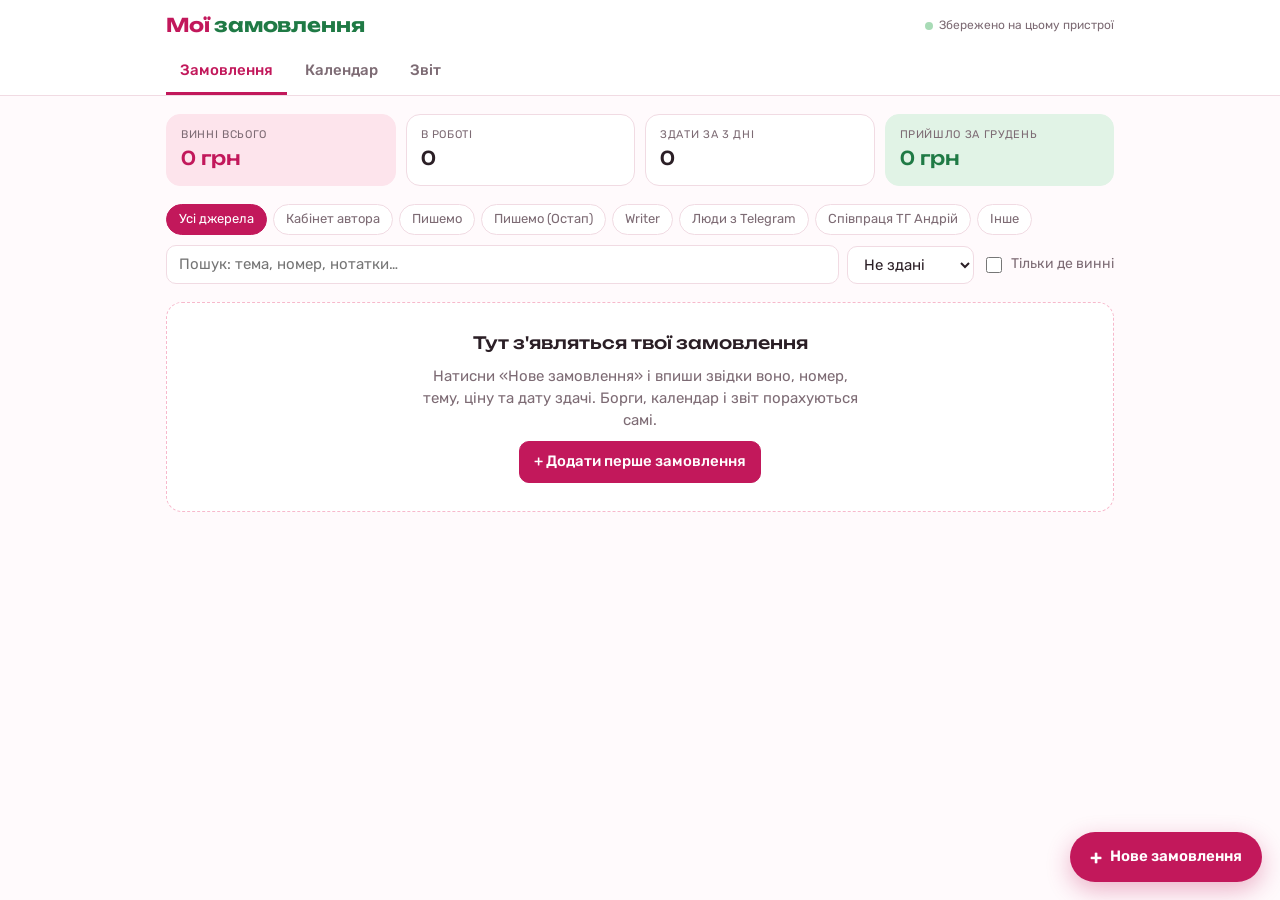
<file: zarobitky/index.html>
<!doctype html>
<html lang="uk">
<head>
<meta charset="utf-8">
<meta name="viewport" content="width=device-width,initial-scale=1,viewport-fit=cover">
</head>
<body style="margin:0">
<title>Мої замовлення</title>
<link rel="preconnect" href="https://fonts.googleapis.com">
<link rel="preconnect" href="https://fonts.gstatic.com" crossorigin>
<link rel="stylesheet" href="https://fonts.googleapis.com/css2?family=Unbounded:wght@500;700&family=Rubik:wght@400;500;600&display=swap">
<style>
/* Layout: sticky top bar + three tabs (замовлення / календар / звіт), one centered column ≤ 980px; cards stack on phone. */
:root {
  --white: #ffffff;
  --pink-l: #fde4ec;
  --pink-m: #f7b9cc;
  --pink-d: #c2185b;
  --green-l: #e1f3e6;
  --green-m: #a8dbb6;
  --green-d: #1f7a45;
  --ink: #2b1f26;
  --muted: #7d6b74;
  --line: #f1dbe3;
  --bg: #fffafc;
  --warn: #b45309;
  --font-display: "Unbounded", "Rubik", system-ui, sans-serif;
  --font-body: "Rubik", system-ui, -apple-system, "Segoe UI", sans-serif;
  color-scheme: light;
}
* { box-sizing: border-box; }
html, body { background: var(--bg); color: var(--ink); }
body { font-family: var(--font-body); font-size: 15px; line-height: 1.45; -webkit-font-smoothing: antialiased; }
button, input, select, textarea { font: inherit; color: inherit; }
button { cursor: pointer; }
:focus-visible { outline: 2px solid var(--pink-d); outline-offset: 2px; }
.num { font-variant-numeric: tabular-nums; }

.top {
  position: sticky; top: env(safe-area-inset-top, 0px); z-index: 20;
  background: var(--white); border-bottom: 1px solid var(--line);
}
.top-in { max-width: 980px; margin: 0 auto; padding: 12px 16px 0; display: flex; flex-direction: column; gap: 10px; }
.brand { display: flex; align-items: center; justify-content: space-between; gap: 12px; flex-wrap: wrap; }
.brand h1 { font-family: var(--font-display); font-weight: 700; font-size: 19px; margin: 0; letter-spacing: -0.01em; color: var(--pink-d); }
.brand h1 span { color: var(--green-d); }
.save-state { font-size: 12px; color: var(--muted); display: flex; align-items: center; gap: 6px; }
.save-state i { width: 8px; height: 8px; border-radius: 50%; background: var(--green-m); display: inline-block; }
.save-state.busy i { background: var(--pink-m); }
.tabs { display: flex; gap: 4px; overflow-x: auto; }
.tab {
  border: 0; background: none; padding: 10px 14px 11px; font-weight: 500; color: var(--muted);
  border-bottom: 3px solid transparent; white-space: nowrap;
}
.tab[aria-selected="true"] { color: var(--pink-d); border-bottom-color: var(--pink-d); }

main { max-width: 980px; margin: 0 auto; padding: 18px 16px 110px; display: flex; flex-direction: column; gap: 18px; }

.btn {
  border: 1px solid var(--line); background: var(--white); border-radius: 10px; padding: 9px 14px; font-weight: 500;
  display: inline-flex; align-items: center; gap: 6px;
}
.btn:hover { border-color: var(--pink-m); }
.btn.pink { background: var(--pink-d); border-color: var(--pink-d); color: var(--white); }
.btn.pink:hover { background: #a3134b; }
.btn.green { background: var(--green-d); border-color: var(--green-d); color: var(--white); }
.btn.soft-g { background: var(--green-l); border-color: var(--green-l); color: var(--green-d); }
.btn.soft-p { background: var(--pink-l); border-color: var(--pink-l); color: var(--pink-d); }
.btn.sm { padding: 5px 10px; font-size: 13px; border-radius: 8px; }
.btn.ghost { border-color: transparent; background: transparent; }

.fab {
  position: fixed; right: 18px; bottom: calc(18px + env(safe-area-inset-bottom, 0px)); z-index: 30;
  background: var(--pink-d); color: var(--white); border: 0; border-radius: 999px; padding: 14px 20px;
  font-weight: 600; box-shadow: 0 8px 24px rgba(194, 24, 91, .32); display: flex; align-items: center; gap: 8px;
}
.fab b { font-size: 20px; line-height: 1; }

/* summary strip */
.summary { display: grid; grid-template-columns: repeat(4, minmax(0, 1fr)); gap: 10px; }
.stat { background: var(--white); border: 1px solid var(--line); border-radius: 14px; padding: 12px 14px; display: flex; flex-direction: column; gap: 2px; min-width: 0; }
.stat small { font-size: 11px; text-transform: uppercase; letter-spacing: .06em; color: var(--muted); }
.stat strong { font-family: var(--font-display); font-weight: 500; font-size: 19px; white-space: nowrap; overflow: hidden; text-overflow: ellipsis; }
.stat.g { background: var(--green-l); border-color: var(--green-l); }
.stat.g strong { color: var(--green-d); }
.stat.p { background: var(--pink-l); border-color: var(--pink-l); }
.stat.p strong { color: var(--pink-d); }
@media (max-width: 640px) { .summary { grid-template-columns: repeat(2, minmax(0, 1fr)); } }

/* filters */
.filters { display: flex; flex-direction: column; gap: 10px; }
.chips { display: flex; gap: 6px; flex-wrap: wrap; }
.chip {
  border: 1px solid var(--line); background: var(--white); border-radius: 999px; padding: 5px 12px; font-size: 13px; color: var(--muted);
}
.chip[aria-pressed="true"] { background: var(--pink-d); border-color: var(--pink-d); color: var(--white); }
.frow { display: flex; gap: 8px; flex-wrap: wrap; align-items: center; }
.frow input[type="search"], .frow select {
  border: 1px solid var(--line); background: var(--white); border-radius: 10px; padding: 8px 12px; min-width: 0;
}
.frow input[type="search"] { flex: 1 1 200px; }
.check { display: inline-flex; align-items: center; gap: 6px; font-size: 14px; color: var(--muted); }
.check input { accent-color: var(--pink-d); width: 16px; height: 16px; }

/* order cards */
.list { display: flex; flex-direction: column; gap: 10px; }
.group-h { font-size: 12px; text-transform: uppercase; letter-spacing: .07em; color: var(--muted); margin: 8px 0 0; }
.card {
  background: var(--white); border: 1px solid var(--line); border-radius: 14px; padding: 14px 16px;
  display: grid; grid-template-columns: minmax(0, 1fr) auto; gap: 8px 16px; cursor: pointer;
}
.card:hover { border-color: var(--pink-m); }
.card.overdue { border-color: var(--pink-d); }
.c-main { min-width: 0; display: flex; flex-direction: column; gap: 6px; }
.c-meta { display: flex; gap: 6px; flex-wrap: wrap; align-items: center; font-size: 12.5px; color: var(--muted); }
.c-topic { font-weight: 600; font-size: 16px; overflow-wrap: anywhere; }
.src { border-radius: 6px; padding: 2px 8px; font-weight: 500; font-size: 12px; }
.pill { border-radius: 999px; padding: 2px 9px; font-size: 12px; font-weight: 500; }
.st-work { background: var(--pink-l); color: var(--pink-d); }
.st-rev { background: #fff1d6; color: var(--warn); }
.st-done { background: var(--green-l); color: var(--green-d); }
.c-dates { display: flex; gap: 14px; flex-wrap: wrap; font-size: 13px; }
.c-dates span b { font-weight: 500; }
.late { color: var(--pink-d); font-weight: 600; }
.soon { color: var(--warn); font-weight: 600; }
.c-money { text-align: right; display: flex; flex-direction: column; gap: 4px; align-items: flex-end; }
.c-price { font-family: var(--font-display); font-weight: 500; font-size: 17px; }
.c-left { font-size: 13px; }
.c-left.debt { color: var(--pink-d); font-weight: 600; }
.c-left.ok { color: var(--green-d); font-weight: 500; }
.bar { width: 120px; max-width: 100%; height: 6px; border-radius: 99px; background: var(--pink-l); overflow: hidden; }
.bar i { display: block; height: 100%; background: var(--green-d); border-radius: 99px; }
.c-actions { grid-column: 1 / -1; display: flex; gap: 6px; flex-wrap: wrap; }
@media (max-width: 560px) {
  .card { grid-template-columns: minmax(0, 1fr); }
  .c-money { text-align: left; align-items: flex-start; flex-direction: row; flex-wrap: wrap; gap: 4px 12px; align-items: center; }
}

.empty {
  background: var(--white); border: 1px dashed var(--pink-m); border-radius: 16px; padding: 28px 20px; text-align: center;
  display: flex; flex-direction: column; gap: 10px; align-items: center; color: var(--muted);
}
.empty h3 { font-family: var(--font-display); font-weight: 500; color: var(--ink); margin: 0; font-size: 17px; }
.empty p { margin: 0; max-width: 44ch; }

/* calendar */
.cal-head { display: flex; align-items: center; justify-content: space-between; gap: 10px; flex-wrap: wrap; }
.cal-head h2, .rep-head h2 { font-family: var(--font-display); font-weight: 500; font-size: 18px; margin: 0; }
.nav { display: flex; gap: 6px; }
.legend { display: flex; gap: 14px; flex-wrap: wrap; font-size: 12.5px; color: var(--muted); }
.legend span::before { content: ""; display: inline-block; width: 10px; height: 10px; border-radius: 3px; margin-right: 5px; vertical-align: -1px; background: var(--c); }
.cal-wrap { overflow-x: auto; }
.cal { display: grid; grid-template-columns: repeat(7, minmax(0, 1fr)); gap: 4px; min-width: 330px; }
.dow { font-size: 11px; text-transform: uppercase; letter-spacing: .06em; color: var(--muted); text-align: center; padding: 4px 0; }
.day {
  background: var(--white); border: 1px solid var(--line); border-radius: 10px; min-height: 84px; padding: 5px;
  display: flex; flex-direction: column; gap: 3px; text-align: left; min-width: 0;
}
.day.out { background: transparent; border-color: transparent; color: var(--muted); opacity: .5; }
.day.today { border-color: var(--green-d); box-shadow: inset 0 0 0 1px var(--green-d); }
.day.sel { background: var(--pink-l); border-color: var(--pink-m); }
.day .d { font-size: 12.5px; font-weight: 600; }
.ev { font-size: 11px; border-radius: 5px; padding: 1px 5px; white-space: nowrap; overflow: hidden; text-overflow: ellipsis; }
.ev.dl { background: var(--pink-m); color: #6b0f33; }
.ev.dl.done { background: var(--pink-l); color: var(--muted); text-decoration: line-through; }
.ev.sub { background: var(--green-m); color: #0f3d22; }
.ev.got { background: var(--white); border: 1px solid var(--green-m); color: var(--green-d); }
.ev.more { color: var(--muted); padding-left: 2px; }
@media (max-width: 560px) {
  .day { min-height: 58px; padding: 4px 3px; }
  .ev { font-size: 0; height: 5px; padding: 0; }
  .ev.more { font-size: 10px; height: auto; }
}
.daylist { display: flex; flex-direction: column; gap: 8px; }
.daylist h3 { margin: 0; font-size: 15px; font-weight: 600; }

/* report */
.rep-head { display: flex; align-items: center; justify-content: space-between; gap: 10px; flex-wrap: wrap; }
.panel { background: var(--white); border: 1px solid var(--line); border-radius: 16px; padding: 16px; display: flex; flex-direction: column; gap: 12px; min-width: 0; }
.panel h3 { margin: 0; font-family: var(--font-display); font-weight: 500; font-size: 15px; }
.two { display: grid; grid-template-columns: repeat(2, minmax(0, 1fr)); gap: 14px; }
@media (max-width: 720px) { .two { grid-template-columns: minmax(0, 1fr); } }
.money-split { display: flex; height: 14px; border-radius: 99px; overflow: hidden; background: var(--pink-l); }
.money-split i { display: block; background: var(--green-d); }
.ms-legend { display: flex; justify-content: space-between; gap: 10px; flex-wrap: wrap; font-size: 13px; }
.tbl-wrap { overflow-x: auto; }
table { width: 100%; border-collapse: collapse; font-size: 13.5px; }
th { text-align: left; font-weight: 500; color: var(--muted); font-size: 11.5px; text-transform: uppercase; letter-spacing: .05em; padding: 6px 8px; border-bottom: 1px solid var(--line); white-space: nowrap; }
td { padding: 8px; border-bottom: 1px solid var(--line); vertical-align: top; }
td.r, th.r { text-align: right; white-space: nowrap; }
tr.clk { cursor: pointer; }
tr.clk:hover td { background: var(--bg); }
tfoot td { font-weight: 600; border-bottom: 0; }
.srcbar { display: flex; flex-direction: column; gap: 8px; }
.srcbar .row { display: grid; grid-template-columns: 130px minmax(0, 1fr) 80px; gap: 10px; align-items: center; font-size: 13px; }
.srcbar .track { height: 10px; border-radius: 99px; background: var(--pink-l); overflow: hidden; }
.srcbar .track i { display: block; height: 100%; background: var(--pink-d); border-radius: 99px; }
@media (max-width: 480px) { .srcbar .row { grid-template-columns: 96px minmax(0, 1fr) 64px; } }
.muted { color: var(--muted); }
.backup textarea { width: 100%; min-height: 90px; border: 1px solid var(--line); border-radius: 10px; padding: 10px; font-size: 12.5px; font-family: ui-monospace, Menlo, monospace; }

/* modal form */
.modal-bg { position: fixed; inset: 0; background: rgba(43, 31, 38, .38); z-index: 50; display: flex; align-items: flex-end; justify-content: center; }
@media (min-width: 700px) { .modal-bg { align-items: center; padding: 24px; } }
.modal {
  background: var(--white); width: 100%; max-width: 640px; max-height: 92vh; overflow-y: auto; border-radius: 20px 20px 0 0;
  padding: 18px 16px calc(18px + env(safe-area-inset-bottom, 0px));
}
@media (min-width: 700px) { .modal { border-radius: 20px; padding: 22px; } }
.modal h2 { font-family: var(--font-display); font-weight: 500; font-size: 18px; margin: 0 0 14px; color: var(--pink-d); }
.form { display: grid; grid-template-columns: repeat(2, minmax(0, 1fr)); gap: 12px; }
.form .full { grid-column: 1 / -1; }
.fsec { grid-column: 1 / -1; font-size: 11.5px; text-transform: uppercase; letter-spacing: .07em; color: var(--green-d); font-weight: 600; margin-top: 6px; border-top: 1px solid var(--line); padding-top: 12px; }
.field { display: flex; flex-direction: column; gap: 4px; min-width: 0; }
.field label { font-size: 12.5px; color: var(--muted); }
.field input, .field select, .field textarea {
  border: 1px solid var(--line); border-radius: 10px; padding: 9px 11px; background: var(--white); width: 100%; min-width: 0;
}
.field input:focus, .field select:focus, .field textarea:focus { border-color: var(--pink-d); outline: none; }
.field textarea { min-height: 64px; resize: vertical; }
.calc { background: var(--green-l); color: var(--green-d); border-radius: 10px; padding: 9px 11px; font-weight: 600; }
.calc.debt { background: var(--pink-l); color: var(--pink-d); }
.inline-btns { display: flex; gap: 6px; flex-wrap: wrap; }
.modal-foot { display: flex; justify-content: space-between; gap: 8px; flex-wrap: wrap; margin-top: 18px; }
.modal-foot .right { display: flex; gap: 8px; }
.confirm-del { display: flex; gap: 6px; align-items: center; flex-wrap: wrap; font-size: 13px; color: var(--pink-d); }
@media (max-width: 480px) { .form { grid-template-columns: minmax(0, 1fr); } }

.toast {
  position: fixed; left: 50%; bottom: calc(84px + env(safe-area-inset-bottom, 0px)); transform: translateX(-50%); z-index: 60;
  background: var(--green-d); color: var(--white); padding: 10px 16px; border-radius: 12px; font-size: 14px; box-shadow: 0 6px 18px rgba(31, 122, 69, .3);
}
.toast.err { background: var(--pink-d); }
@media (prefers-reduced-motion: no-preference) {
  .modal { animation: up .18s ease-out; }
  @keyframes up { from { transform: translateY(16px); opacity: .6; } to { transform: none; opacity: 1; } }
}
</style>

<header class="top">
  <div class="top-in">
    <div class="brand">
      <h1>Мої <span>замовлення</span></h1>
      <div class="save-state busy" id="saveState"><i></i><span>Завантаження…</span></div>
    </div>
    <nav class="tabs" role="tablist">
      <button class="tab" role="tab" id="tab-orders" data-tab="orders" aria-selected="true">Замовлення</button>
      <button class="tab" role="tab" id="tab-cal" data-tab="cal" aria-selected="false">Календар</button>
      <button class="tab" role="tab" id="tab-rep" data-tab="rep" aria-selected="false">Звіт</button>
    </nav>
  </div>
</header>

<main id="view"></main>

<button class="fab" id="addBtn" type="button"><b>+</b> Нове замовлення</button>
<div id="modalRoot"></div>
<div id="toastRoot"></div>

<script>
(() => {
  const SOURCES = [
    { id: "kabinet", name: "Кабінет автора", bg: "#fde4ec", fg: "#c2185b" },
    { id: "pyshemo", name: "Пишемо", bg: "#e1f3e6", fg: "#1f7a45" },
    { id: "pyshemo_ostap", name: "Пишемо (Остап)", bg: "#a8dbb6", fg: "#0f3d22" },
    { id: "writer", name: "Writer", bg: "#c2185b", fg: "#ffffff" },
    { id: "tg", name: "Люди з Telegram", bg: "#1f7a45", fg: "#ffffff" },
    { id: "nadya", name: "Співпраця ТГ Андрій", bg: "#f7b9cc", fg: "#6b0f33" },
    { id: "other", name: "Інше", bg: "#f3eef0", fg: "#7d6b74" },
  ];
  const TYPES = ["Реферат", "Есе", "Контрольна", "Курсова", "Дипломна", "Магістерська", "Практичні", "ІНДЗ", "Семінарські", "Лабораторна", "Звіт з практики", "Презентація", "Тези / стаття", "Інше"];
  const STATUSES = { work: "В роботі", rev: "На правках", done: "Здано" };
  const LS_KEY = "zarobitky.orders.v1";

  const srcById = id => SOURCES.find(s => s.id === id) || SOURCES[SOURCES.length - 1];
  const esc = s => String(s ?? "").replace(/[&<>"']/g, c => ({ "&": "&amp;", "<": "&lt;", ">": "&gt;", '"': "&quot;", "'": "&#39;" }[c]));
  const money = n => (Math.round((+n || 0) * 100) / 100).toLocaleString("uk-UA") + " грн";
  const pad = n => String(n).padStart(2, "0");
  const iso = d => `${d.getFullYear()}-${pad(d.getMonth() + 1)}-${pad(d.getDate())}`;
  const parse = s => { const [y, m, d] = s.split("-").map(Number); return new Date(y, m - 1, d); };
  const todayIso = () => iso(new Date());
  const fmtDate = s => s ? parse(s).toLocaleDateString("uk-UA", { day: "numeric", month: "short" }) : "—";
  const monthKey = s => s ? s.slice(0, 7) : "";
  // Total = base price + small extras (допи: a revision, a client's mistake).
  const total = o => (+o.price || 0) + (+o.dop || 0);
  const left = o => Math.max(0, total(o) - (+o.paid || 0));
  const leftX = x => Math.max(0, (+x.amount || 0) - (+x.paid || 0));
  // Money that came in during month mk, by payment date; without a date, the work's own month.
  const paidIn = mk =>
    state.orders.filter(o => monthKey(o.paidOn || o.received) === mk).reduce((s, o) => s + (+o.paid || 0), 0) +
    state.extras.filter(x => (x.paidOn ? monthKey(x.paidOn) : x.month) === mk).reduce((s, x) => s + (+x.paid || 0), 0);
  const daysTo = s => Math.round((parse(s) - parse(todayIso())) / 86400000);
  const monthName = (y, m) => { const t = new Date(y, m, 1).toLocaleDateString("uk-UA", { month: "long", year: "numeric" }); return t.charAt(0).toUpperCase() + t.slice(1); };

  const state = {
    items: [],
    orders: [],
    extras: [],
    editExtra: null,
    confirmX: null,
    tab: "orders",
    filterSrc: "all",
    filterStatus: "active",
    search: "",
    onlyDebt: false,
    calY: new Date().getFullYear(),
    calM: new Date().getMonth(),
    calSel: todayIso(),
    repY: new Date().getFullYear(),
    repM: new Date().getMonth(),
  };

  // ---------- storage: cloud (artifact db) when available, otherwise this device ----------
  const store = { mode: "local", col: null };

  function setSaveState(text, busy) {
    const el = document.getElementById("saveState");
    el.classList.toggle("busy", !!busy);
    el.querySelector("span").textContent = text;
  }
  function savedLabel() {
    return store.mode === "cloud" ? "Збережено в акаунті" : "Збережено на цьому пристрої";
  }
  // Orders and "sums without works" (kind: "extra") live in one collection.
  function split() {
    state.orders = state.items.filter(o => o.kind !== "extra");
    state.extras = state.items.filter(o => o.kind === "extra");
  }
  function loadLocal() {
    try { state.items = JSON.parse(localStorage.getItem(LS_KEY) || "[]"); } catch { state.items = []; }
    split();
  }
  function saveLocal() {
    try { localStorage.setItem(LS_KEY, JSON.stringify(state.items)); return true; } catch { return false; }
  }

  async function initStore() {
    if (window.claude && typeof window.claude.use === "function") {
      try {
        const [db, user] = await Promise.all([window.claude.use("db"), window.claude.use("user")]);
        const uid = db && user ? await user.id() : null;
        if (db && uid) {
          store.mode = "cloud";
          store.col = db.collection("data/users/" + uid);
          store.col.onSnapshot(snap => {
            state.items = snap.docs.map(d => ({ ...d.data(), id: d.id }));
            split();
            setSaveState(savedLabel());
            render();
          }, () => {
            setSaveState("Немає зв'язку зі сховищем", true);
          });
          return;
        }
      } catch { /* fall through to local */ }
    }
    store.mode = "local";
    loadLocal();
    setSaveState(savedLabel());
    render();
  }

  async function persist(order) {
    const i = state.items.findIndex(o => o.id === order.id);
    if (i >= 0) state.items[i] = order; else state.items.push(order);
    split();
    render();
    if (store.mode === "cloud") {
      setSaveState("Зберігаю…", true);
      const { id, ...body } = order;
      try { await store.col.doc(id).set(body); setSaveState(savedLabel()); }
      catch (e) { setSaveState("Не збереглося", true); toast("Не вдалося зберегти. Перевір інтернет і спробуй ще раз.", true); }
    } else if (!saveLocal()) {
      toast("Браузер не дає зберегти дані на пристрої.", true);
    }
  }
  async function remove(id) {
    state.items = state.items.filter(o => o.id !== id);
    split();
    render();
    if (store.mode === "cloud") {
      try { await store.col.doc(id).delete(); } catch { toast("Не вдалося видалити. Спробуй ще раз.", true); }
    } else saveLocal();
  }
  const newId = () => "o" + Date.now().toString(36) + Math.random().toString(36).slice(2, 6);

  // ---------- helpers ----------
  function toast(msg, err) {
    const root = document.getElementById("toastRoot");
    root.innerHTML = `<div class="toast${err ? " err" : ""}">${esc(msg)}</div>`;
    clearTimeout(toast.t);
    toast.t = setTimeout(() => (root.innerHTML = ""), 2600);
  }
  function srcTag(id) {
    const s = srcById(id);
    return `<span class="src" style="background:${s.bg};color:${s.fg}">${esc(s.name)}</span>`;
  }
  function statusPill(o) {
    const cls = o.status === "done" ? "st-done" : o.status === "rev" ? "st-rev" : "st-work";
    return `<span class="pill ${cls}">${STATUSES[o.status] || STATUSES.work}</span>`;
  }
  function deadlineText(o) {
    if (!o.deadline) return `<span>Здати: <b>—</b></span>`;
    if (o.status === "done") return `<span>Здати: <b>${fmtDate(o.deadline)}</b></span>`;
    const d = daysTo(o.deadline);
    let extra = "";
    if (d < 0) extra = ` <span class="late">прострочено ${-d} дн.</span>`;
    else if (d === 0) extra = ` <span class="late">сьогодні</span>`;
    else if (d <= 3) extra = ` <span class="soon">через ${d} дн.</span>`;
    else extra = ` <span class="muted">через ${d} дн.</span>`;
    return `<span>Здати: <b>${fmtDate(o.deadline)}</b>${extra}</span>`;
  }
  function card(o, withActions = true) {
    const l = left(o);
    const pct = total(o) ? Math.min(100, (o.paid / total(o)) * 100) : 0;
    const overdue = o.status !== "done" && o.deadline && daysTo(o.deadline) < 0;
    const actions = [];
    if (l > 0) actions.push(`<button class="btn sm soft-g" data-act="paidfull" data-id="${o.id}">Оплачено повністю</button>`);
    if (o.status !== "done") actions.push(`<button class="btn sm soft-p" data-act="submit" data-id="${o.id}">Здала сьогодні</button>`);
    return `<article class="card${overdue ? " overdue" : ""}" data-open="${o.id}">
      <div class="c-main">
        <div class="c-meta">${srcTag(o.source)}${o.orderNo ? `<span class="num">№ ${esc(o.orderNo)}</span>` : ""}${o.type ? `<span>· ${esc(o.type)}</span>` : ""}${statusPill(o)}</div>
        <div class="c-topic">${esc(o.topic || "Без теми")}</div>
        <div class="c-dates num">
          ${deadlineText(o)}
          ${o.submitted ? `<span>Здала: <b>${fmtDate(o.submitted)}</b></span>` : ""}
          ${o.uniqReq ? `<span>Треба унікальність: <b>від ${esc(o.uniqReq)}%</b></span>` : ""}
          ${o.uniq !== "" && o.uniq != null ? `<span>Вийшло: <b>${esc(o.uniq)}%</b></span>` : ""}
          ${+o.revCount ? `<span>Правки: <b>${+o.revCount}</b></span>` : ""}
        </div>
      </div>
      <div class="c-money num">
        <div class="c-price">${money(total(o))}</div>
        ${+o.dop ? `<div class="muted" style="font-size:12px">${money(o.price)} + ${money(o.dop)} допи</div>` : ""}
        <div class="bar" title="Оплачено ${Math.round(pct)}%"><i style="width:${pct}%"></i></div>
        <div class="c-left ${l > 0 ? "debt" : "ok"}">${l > 0 ? `Винні ${money(l)}` : "Оплачено"}</div>
      </div>
      ${withActions && actions.length ? `<div class="c-actions">${actions.join("")}</div>` : ""}
    </article>`;
  }

  // ---------- views ----------
  function viewOrders() {
    const all = state.orders;
    const active = all.filter(o => o.status !== "done");
    const debtTotal = all.reduce((s, o) => s + left(o), 0) + state.extras.reduce((s, x) => s + leftX(x), 0);
    const mk = monthKey(todayIso());
    const paidMonth = paidIn(mk);
    const near = active.filter(o => o.deadline && daysTo(o.deadline) <= 3).length;

    let list = all.slice();
    if (state.filterSrc !== "all") list = list.filter(o => o.source === state.filterSrc);
    if (state.filterStatus === "active") list = list.filter(o => o.status !== "done");
    else if (state.filterStatus !== "all") list = list.filter(o => o.status === state.filterStatus);
    if (state.onlyDebt) list = list.filter(o => left(o) > 0);
    const q = state.search.trim().toLowerCase();
    if (q) list = list.filter(o => [o.topic, o.orderNo, o.type, o.notes, o.revNote, srcById(o.source).name].join(" ").toLowerCase().includes(q));
    list.sort((a, b) => {
      const ad = a.status === "done", bd = b.status === "done";
      if (ad !== bd) return ad ? 1 : -1;
      if (ad) return (b.submitted || "").localeCompare(a.submitted || "");
      return (a.deadline || "9999").localeCompare(b.deadline || "9999");
    });

    const chips = [`<button class="chip" data-src="all" aria-pressed="${state.filterSrc === "all"}">Усі джерела</button>`]
      .concat(SOURCES.map(s => `<button class="chip" data-src="${s.id}" aria-pressed="${state.filterSrc === s.id}">${esc(s.name)}</button>`)).join("");

    let body;
    if (!all.length) {
      body = `<div class="empty">
        <h3>Тут з'являться твої замовлення</h3>
        <p>Натисни «Нове замовлення» і впиши звідки воно, номер, тему, ціну та дату здачі. Борги, календар і звіт порахуються самі.</p>
        <button class="btn pink" data-act="new">+ Додати перше замовлення</button>
      </div>`;
    } else if (!list.length) {
      body = `<div class="empty"><h3>Нічого не знайдено</h3><p>Зміни фільтри або пошук.</p></div>`;
    } else {
      body = list.map(o => card(o)).join("");
    }

    return `
      <section class="summary num">
        <div class="stat p"><small>Винні всього</small><strong>${money(debtTotal)}</strong></div>
        <div class="stat"><small>В роботі</small><strong>${active.length}</strong></div>
        <div class="stat"><small>Здати за 3 дні</small><strong>${near}</strong></div>
        <div class="stat g"><small>Прийшло за ${new Date().toLocaleDateString("uk-UA", { month: "long" })}</small><strong>${money(paidMonth)}</strong></div>
      </section>
      <section class="filters">
        <div class="chips">${chips}</div>
        <div class="frow">
          <input type="search" id="search" placeholder="Пошук: тема, номер, нотатки…" value="${esc(state.search)}">
          <select id="statusFilter">
            <option value="active"${state.filterStatus === "active" ? " selected" : ""}>Не здані</option>
            <option value="all"${state.filterStatus === "all" ? " selected" : ""}>Усі</option>
            <option value="work"${state.filterStatus === "work" ? " selected" : ""}>В роботі</option>
            <option value="rev"${state.filterStatus === "rev" ? " selected" : ""}>На правках</option>
            <option value="done"${state.filterStatus === "done" ? " selected" : ""}>Здано</option>
          </select>
          <label class="check"><input type="checkbox" id="onlyDebt"${state.onlyDebt ? " checked" : ""}> Тільки де винні</label>
        </div>
      </section>
      <section class="list">${body}</section>`;
  }

  function viewCal() {
    const { calY: y, calM: m } = state;
    const first = new Date(y, m, 1);
    const start = new Date(y, m, 1 - ((first.getDay() + 6) % 7));
    const today = todayIso();
    const byDay = {};
    const add = (d, kind, o) => { if (!d) return; (byDay[d] ||= []).push({ kind, o }); };
    state.orders.forEach(o => { add(o.deadline, "dl", o); add(o.submitted, "sub", o); add(o.received, "got", o); });
    const order = { dl: 0, sub: 1, got: 2 };
    let cells = ["Пн", "Вт", "Ср", "Чт", "Пт", "Сб", "Нд"].map(d => `<div class="dow">${d}</div>`).join("");
    for (let i = 0; i < 42; i++) {
      const d = new Date(start); d.setDate(start.getDate() + i);
      if (i >= 35 && d.getMonth() !== m) break;
      const key = iso(d);
      const evs = (byDay[key] || []).sort((a, b) => order[a.kind] - order[b.kind]);
      const shown = evs.slice(0, 3).map(e => {
        const cls = e.kind === "dl" ? `dl${e.o.status === "done" ? " done" : ""}` : e.kind;
        return `<div class="ev ${cls}">${esc(e.o.topic || e.o.orderNo || "Замовлення")}</div>`;
      }).join("");
      const more = evs.length > 3 ? `<div class="ev more">ще ${evs.length - 3}</div>` : "";
      const cls = ["day", d.getMonth() !== m ? "out" : "", key === today ? "today" : "", key === state.calSel ? "sel" : ""].join(" ");
      cells += `<button class="${cls}" data-day="${key}" aria-label="${key}"><span class="d">${d.getDate()}</span>${shown}${more}</button>`;
    }
    const sel = (byDay[state.calSel] || []);
    const kindName = { dl: "Дедлайн", sub: "Здала", got: "Отримала замовлення" };
    const selHtml = sel.length
      ? sel.sort((a, b) => order[a.kind] - order[b.kind]).map(e => `<div class="group-h">${kindName[e.kind]}</div>${card(e.o, false)}`).join("")
      : `<p class="muted">На цей день нічого немає.</p>`;
    return `
      <section class="cal-head">
        <h2>${monthName(y, m)}</h2>
        <div class="nav">
          <button class="btn sm" data-cal="-1" aria-label="Попередній місяць">←</button>
          <button class="btn sm" data-cal="0">Сьогодні</button>
          <button class="btn sm" data-cal="1" aria-label="Наступний місяць">→</button>
        </div>
      </section>
      <div class="legend">
        <span style="--c:var(--pink-m)">Дедлайн</span>
        <span style="--c:var(--green-m)">Здала</span>
        <span style="--c:var(--green-l);">Отримала</span>
      </div>
      <div class="cal-wrap"><div class="cal">${cells}</div></div>
      <section class="daylist">
        <h3>${parse(state.calSel).toLocaleDateString("uk-UA", { weekday: "long", day: "numeric", month: "long" })}</h3>
        ${selHtml}
      </section>`;
  }

  function viewRep() {
    const { repY: y, repM: m } = state;
    const mk = `${y}-${pad(m + 1)}`;
    const given = state.orders.filter(o => monthKey(o.received) === mk).sort((a, b) => (a.received || "").localeCompare(b.received || ""));
    const done = state.orders.filter(o => monthKey(o.submitted) === mk);
    const doneOfGiven = given.filter(o => o.status === "done").length;
    const xs = state.extras.filter(x => x.month === mk);
    const oSum = given.reduce((s, o) => s + total(o), 0);
    const oPaid = given.reduce((s, o) => s + (+o.paid || 0), 0);
    const sum = oSum + xs.reduce((s, x) => s + (+x.amount || 0), 0);
    const paid = oPaid + xs.reduce((s, x) => s + (+x.paid || 0), 0);
    const owed = Math.max(0, sum - paid);
    const allOwed = state.orders.reduce((s, o) => s + left(o), 0) + state.extras.reduce((s, x) => s + leftX(x), 0);
    const allEarned = state.orders.reduce((s, o) => s + total(o), 0) + state.extras.reduce((s, x) => s + (+x.amount || 0), 0);
    const allPaid = state.orders.reduce((s, o) => s + (+o.paid || 0), 0) + state.extras.reduce((s, x) => s + (+x.paid || 0), 0);
    const paidPct = sum ? (paid / sum) * 100 : 0;

    const bySrc = SOURCES.map(s => {
      const g = given.filter(o => o.source === s.id);
      const gx = xs.filter(x => x.source === s.id);
      return { s, n: g.length,
        sum: g.reduce((a, o) => a + total(o), 0) + gx.reduce((a, x) => a + (+x.amount || 0), 0),
        paid: g.reduce((a, o) => a + (+o.paid || 0), 0) + gx.reduce((a, x) => a + (+x.paid || 0), 0) };
    }).filter(r => r.n || r.sum);
    const maxSum = Math.max(1, ...bySrc.map(r => r.sum));

    const byType = {};
    given.forEach(o => { const t = o.type || "Без типу"; byType[t] = (byType[t] || 0) + 1; });

    const debtors = SOURCES.map(s => {
      const os = state.orders.filter(o => o.source === s.id && left(o) > 0);
      const ox = state.extras.filter(x => x.source === s.id && leftX(x) > 0);
      return { s, os, ox, total: os.reduce((a, o) => a + left(o), 0) + ox.reduce((a, x) => a + leftX(x), 0) };
    }).filter(r => r.total > 0);

    const givenRows = given.map(o => `<tr class="clk" data-open="${o.id}">
        <td class="num">${fmtDate(o.received)}</td>
        <td>${esc(o.topic || "Без теми")}<div class="muted" style="font-size:12px">${esc(srcById(o.source).name)}${o.orderNo ? " · № " + esc(o.orderNo) : ""}${o.type ? " · " + esc(o.type) : ""}</div></td>
        <td>${statusPill(o)}</td>
        <td class="r num">${money(total(o))}</td>
        <td class="r num">${money(o.paid)}</td>
        <td class="r num" style="color:${left(o) ? "var(--pink-d)" : "var(--green-d)"}">${money(left(o))}</td>
      </tr>`).join("");

    return `
      <section class="rep-head">
        <h2>Звіт · ${monthName(y, m)}</h2>
        <div class="nav">
          <button class="btn sm" data-rep="-1" aria-label="Попередній місяць">←</button>
          <button class="btn sm" data-rep="0">Цей місяць</button>
          <button class="btn sm" data-rep="1" aria-label="Наступний місяць">→</button>
        </div>
      </section>
      <section class="summary num">
        <div class="stat"><small>Дали робіт</small><strong>${given.length}</strong></div>
        <div class="stat g"><small>Здала за місяць</small><strong>${done.length}</strong></div>
        <div class="stat g"><small>Виплатили цього місяця</small><strong>${money(paidIn(mk))}</strong></div>
        <div class="stat p"><small>Ще винні (усього)</small><strong>${money(allOwed)}</strong></div>
      </section>
      <section class="two">
        <div class="panel">
          <h3>Зароблено за роботи цього місяця</h3>
          <div class="c-price num">${money(sum)} <span class="muted" style="font-size:13px;font-family:var(--font-body)">загалом</span></div>
          <div class="money-split" title="Оплачено ${Math.round(paidPct)}%"><i style="width:${paidPct}%"></i></div>
          <div class="ms-legend num"><span style="color:var(--green-d)">З них оплачено ${money(paid)} (${Math.round(paidPct)}%)</span><span style="color:var(--pink-d)">Ще винні ${money(owed)}</span></div>
          <div class="muted" style="font-size:13px">З робіт, що дали цього місяця, вже здано ${doneOfGiven} з ${given.length}. Борг за всі місяці разом: <b style="color:var(--pink-d)">${money(allOwed)}</b>.</div>
          <div class="muted" style="font-size:13px">За весь час зароблено <b style="color:var(--ink)">${money(allEarned)}</b>, виплачено <b style="color:var(--green-d)">${money(allPaid)}</b>.</div>
        </div>
        <div class="panel">
          <h3>Звідки замовлення</h3>
          ${bySrc.length ? `<div class="srcbar num">${bySrc.map(r => `<div class="row"><span>${esc(r.s.name)}</span><div class="track"><i style="width:${(r.sum / maxSum) * 100}%;background:${r.s.fg === "#ffffff" ? r.s.bg : r.s.fg}"></i></div><span style="text-align:right">${r.n ? r.n + " шт." : "—"}</span></div>`).join("")}</div>
          <div class="tbl-wrap"><table class="num"><thead><tr><th>Джерело</th><th class="r">Сума</th><th class="r">Оплачено</th><th class="r">Винні</th></tr></thead><tbody>
          ${bySrc.map(r => `<tr><td>${esc(r.s.name)}</td><td class="r">${money(r.sum)}</td><td class="r">${money(r.paid)}</td><td class="r">${money(r.sum - r.paid)}</td></tr>`).join("")}
          </tbody></table></div>` : `<p class="muted">У цьому місяці замовлень ще немає.</p>`}
        </div>
      </section>
      ${viewExtras(mk, xs)}
      <section class="panel">
        <h3>Які роботи давали (${given.length})</h3>
        ${Object.keys(byType).length ? `<div class="chips">${Object.entries(byType).sort((a, b) => b[1] - a[1]).map(([t, n]) => `<span class="pill st-done">${esc(t)}: ${n}</span>`).join("")}</div>` : ""}
        ${given.length ? `<div class="tbl-wrap"><table><thead><tr><th>Дали</th><th>Тема</th><th>Статус</th><th class="r">Ціна</th><th class="r">Оплачено</th><th class="r">Винні</th></tr></thead>
          <tbody>${givenRows}</tbody>
          <tfoot class="num"><tr><td colspan="3">Разом</td><td class="r">${money(oSum)}</td><td class="r">${money(oPaid)}</td><td class="r">${money(Math.max(0, oSum - oPaid))}</td></tr></tfoot></table></div>`
          : `<p class="muted">Дата «Коли дали» визначає місяць замовлення. Додай замовлення, і воно з'явиться тут.</p>`}
      </section>
      <section class="panel">
        <h3>Хто ще винен (за весь час)</h3>
        ${debtors.length ? `<div class="tbl-wrap"><table class="num"><thead><tr><th>Джерело</th><th>Замовлення</th><th class="r">Винні</th></tr></thead><tbody>
          ${debtors.map(r => `<tr><td>${esc(r.s.name)}</td><td>${r.os.map(o => esc(o.orderNo ? "№ " + o.orderNo : (o.topic || "").slice(0, 30))).concat(r.ox.length ? ["без деталей: " + money(r.ox.reduce((a, x) => a + leftX(x), 0))] : []).join(", ")}</td><td class="r" style="color:var(--pink-d)">${money(r.total)}</td></tr>`).join("")}
          </tbody><tfoot><tr><td colspan="2">Разом</td><td class="r">${money(allOwed)}</td></tr></tfoot></table></div>` : `<p class="muted">Ніхто нічого не винен.</p>`}
      </section>
      <section class="panel backup">
        <h3>Резервна копія</h3>
        <p class="muted" style="margin:0;font-size:13px">${store.mode === "cloud" ? "Дані зберігаються у твоєму акаунті Claude." : "Дані зберігаються тільки в цьому браузері."} Можна скопіювати всі замовлення текстом і вставити назад на іншому пристрої.</p>
        <div class="inline-btns"><button class="btn sm" data-act="copyjson">Скопіювати всі дані</button></div>
        <textarea id="importBox" placeholder="Встав сюди скопійовані дані, щоб відновити їх"></textarea>
        <div class="inline-btns"><button class="btn sm soft-g" data-act="import">Відновити з тексту</button></div>
      </section>`;
  }

  function viewExtras(mk, xs) {
    const ed = state.extras.find(x => x.id === state.editExtra) || null;
    const v = ed || { source: "pyshemo", amount: "", paid: "", note: "" };
    const rows = xs.map(x => `<tr>
        <td>${esc(srcById(x.source).name)}${x.note ? `<div class="muted" style="font-size:12px">${esc(x.note)}</div>` : ""}</td>
        <td class="r num">${money(x.amount)}</td>
        <td class="r num">${money(x.paid)}</td>
        <td class="r num" style="color:${leftX(x) ? "var(--pink-d)" : "var(--green-d)"}">${money(leftX(x))}</td>
        <td class="r">${state.confirmX === x.id
          ? `<span class="confirm-del">Видалити? <button class="btn sm pink" data-act="xdelyes" data-id="${x.id}">Так</button><button class="btn sm" data-act="xdelno">Ні</button></span>`
          : `<button class="btn sm" data-act="xedit" data-id="${x.id}">Змінити</button> <button class="btn sm ghost" style="color:var(--pink-d)" data-act="xdel" data-id="${x.id}">Видалити</button>`}</td>
      </tr>`).join("");
    return `<section class="panel">
        <h3>Суми без робіт</h3>
        <p class="muted" style="margin:0;font-size:13px">Гроші, які рахуються у звіті, але без окремого замовлення в списку. Наприклад, роботи, які ти не вносила.</p>
        ${xs.length ? `<div class="tbl-wrap"><table><thead><tr><th>Джерело</th><th class="r">Сума</th><th class="r">Оплачено</th><th class="r">Винні</th><th></th></tr></thead><tbody>${rows}</tbody></table></div>` : ""}
        <div class="form">
          <div class="field"><label for="x-source">Звідки</label><select id="x-source">${SOURCES.map(s => `<option value="${s.id}"${s.id === v.source ? " selected" : ""}>${esc(s.name)}</option>`).join("")}</select></div>
          <div class="field"><label for="x-note">Коментар</label><input id="x-note" value="${esc(v.note)}" placeholder="напр. роботи, які не вносила"></div>
          <div class="field"><label for="x-amount">Сума, грн</label><input id="x-amount" type="number" inputmode="decimal" min="0" value="${esc(v.amount)}"></div>
          <div class="field"><label for="x-paid">Оплачено, грн</label><input id="x-paid" type="number" inputmode="decimal" min="0" value="${esc(v.paid)}"></div>
          <div class="field"><label for="x-paidOn">Коли оплатили</label><input id="x-paidOn" type="date" value="${esc(v.paidOn || "")}"></div>
        </div>
        <div class="inline-btns">
          <button class="btn sm soft-g" data-act="xsave">${ed ? "Зберегти зміни" : "Додати суму за цей місяць"}</button>
          ${ed ? `<button class="btn sm" data-act="xcancel">Скасувати</button>` : ""}
        </div>
      </section>`;
  }

  function render() {
    const view = document.getElementById("view");
    const active = document.activeElement;
    const focusId = active && active.id && view.contains(active) ? active.id : null;
    const caret = focusId === "search" ? active.selectionStart : null;
    view.innerHTML = state.tab === "orders" ? viewOrders() : state.tab === "cal" ? viewCal() : viewRep();
    document.querySelectorAll(".tab").forEach(t => t.setAttribute("aria-selected", String(t.dataset.tab === state.tab)));
    if (focusId) {
      const el = document.getElementById(focusId);
      if (el) { el.focus(); if (caret != null) el.setSelectionRange(caret, caret); }
    }
  }

  // ---------- form ----------
  function openForm(o) {
    const isNew = !o;
    o = o || { id: newId(), source: state.filterSrc !== "all" ? state.filterSrc : "kabinet", orderNo: "", topic: "", type: "", price: "", paid: "", received: todayIso(), deadline: "", uniq: "", submitted: "", status: "work", revCount: 0, revNote: "", notes: "", payNote: "" };
    const opt = (arr, val) => arr.map(x => `<option value="${esc(x.v)}"${x.v === val ? " selected" : ""}>${esc(x.t)}</option>`).join("");
    document.getElementById("modalRoot").innerHTML = `
      <div class="modal-bg" id="modalBg">
        <form class="modal" id="orderForm" novalidate>
          <h2>${isNew ? "Нове замовлення" : "Замовлення"}</h2>
          <div class="form">
            <div class="field"><label for="f-source">Звідки</label><select id="f-source">${opt(SOURCES.map(s => ({ v: s.id, t: s.name })), o.source)}</select></div>
            <div class="field"><label for="f-orderNo">Номер замовлення</label><input id="f-orderNo" value="${esc(o.orderNo)}" placeholder="напр. 48213"></div>
            <div class="field full"><label for="f-topic">Тема</label><input id="f-topic" value="${esc(o.topic)}" placeholder="Тема роботи"></div>
            <div class="field"><label for="f-type">Тип роботи</label><select id="f-type"><option value="">—</option>${opt((o.type && !TYPES.includes(o.type) ? [...TYPES, o.type] : TYPES).map(t => ({ v: t, t })), o.type)}</select></div>
            <div class="field"><label for="f-uniqReq">Потрібна унікальність, %</label><input id="f-uniqReq" value="${esc(o.uniqReq || "")}" placeholder="напр. 80 або 80–90"></div>
            <div class="field"><label for="f-uniq">Унікальність вийшла, %</label><input id="f-uniq" type="number" inputmode="decimal" min="0" max="100" step="0.1" value="${esc(o.uniq)}" placeholder="напр. 85"></div>

            <div class="fsec">Оплата</div>
            <div class="field"><label for="f-price">Ціна, грн</label><input id="f-price" type="number" inputmode="decimal" min="0" step="1" value="${esc(o.price)}"></div>
            <div class="field"><label for="f-dop">Допи, грн</label><input id="f-dop" type="number" inputmode="decimal" min="0" step="1" value="${esc(o.dop || "")}" placeholder="за правку, якщо клієнт помилився"></div>
            <div class="field"><label for="f-paid">Скільки оплатили, грн</label><input id="f-paid" type="number" inputmode="decimal" min="0" step="1" value="${esc(o.paid)}"></div>
            <div class="field"><label>Ще мають оплатити</label><div class="calc num" id="f-left"></div></div>
            <div class="field"><label for="f-paidOn">Коли оплатили (остання оплата)</label><input id="f-paidOn" type="date" value="${esc(o.paidOn || "")}"></div>
            <div class="field"><label>Швидко</label><div class="inline-btns">
              <button type="button" class="btn sm" data-pay="50">50%</button>
              <button type="button" class="btn sm" data-pay="100">100%</button>
              <button type="button" class="btn sm" data-pay="0">0</button>
            </div></div>
            <div class="field full"><label for="f-payNote">Нотатка про оплату</label><input id="f-payNote" value="${esc(o.payNote)}" placeholder="напр. решту після захисту, карта Моно"></div>

            <div class="fsec">Дати</div>
            <div class="field"><label for="f-received">Коли дали</label><input id="f-received" type="date" value="${esc(o.received)}"></div>
            <div class="field"><label for="f-deadline">Дата здачі (дедлайн)</label><input id="f-deadline" type="date" value="${esc(o.deadline)}"></div>
            <div class="field"><label for="f-submitted">Коли я здала</label><input id="f-submitted" type="date" value="${esc(o.submitted)}"></div>
            <div class="field"><label for="f-status">Статус</label><select id="f-status">${opt(Object.entries(STATUSES).map(([v, t]) => ({ v, t })), o.status)}</select></div>

            <div class="fsec">Правки та нотатки</div>
            <div class="field"><label for="f-revCount">Кількість правок</label><input id="f-revCount" type="number" min="0" step="1" value="${esc(o.revCount || 0)}"></div>
            <div class="field"><label>&nbsp;</label><div class="inline-btns"><button type="button" class="btn sm soft-p" id="revPlus">+ правка</button></div></div>
            <div class="field full"><label for="f-revNote">Що просили виправити</label><textarea id="f-revNote" placeholder="Зауваження викладача, до якої дати">${esc(o.revNote)}</textarea></div>
            <div class="field full"><label for="f-notes">Нотатки</label><textarea id="f-notes" placeholder="Методичка, обсяг сторінок, контакт замовника…">${esc(o.notes)}</textarea></div>
          </div>
          <div class="modal-foot">
            <div id="delZone">${isNew ? "" : `<button type="button" class="btn ghost" id="delBtn" style="color:var(--pink-d)">Видалити</button>`}</div>
            <div class="right">
              <button type="button" class="btn" id="cancelBtn">Скасувати</button>
              <button type="submit" class="btn pink">Зберегти</button>
            </div>
          </div>
        </form>
      </div>`;
    const f = id => document.getElementById("f-" + id);
    const upd = () => {
      const l = Math.max(0, (+f("price").value || 0) + (+f("dop").value || 0) - (+f("paid").value || 0));
      f("left").textContent = l > 0 ? money(l) : "Нічого";
      f("left").classList.toggle("debt", l > 0);
    };
    upd();
    f("price").addEventListener("input", upd);
    f("dop").addEventListener("input", upd);
    f("paid").addEventListener("input", upd);
    f("submitted").addEventListener("change", () => { if (f("submitted").value && f("status").value === "work") f("status").value = "done"; });
    document.querySelectorAll("[data-pay]").forEach(b => b.addEventListener("click", () => {
      f("paid").value = Math.round(((+f("price").value || 0) + (+f("dop").value || 0)) * (+b.dataset.pay) / 100); upd();
    }));
    document.getElementById("revPlus").addEventListener("click", () => { f("revCount").value = (+f("revCount").value || 0) + 1; f("status").value = "rev"; });
    const close = () => (document.getElementById("modalRoot").innerHTML = "");
    document.getElementById("cancelBtn").addEventListener("click", close);
    document.getElementById("modalBg").addEventListener("click", e => { if (e.target.id === "modalBg") close(); });
    const del = document.getElementById("delBtn");
    if (del) del.addEventListener("click", () => {
      document.getElementById("delZone").innerHTML = `<div class="confirm-del">Точно видалити? <button type="button" class="btn sm pink" id="delYes">Так, видалити</button><button type="button" class="btn sm" id="delNo">Ні</button></div>`;
      document.getElementById("delYes").addEventListener("click", () => { remove(o.id); close(); toast("Замовлення видалено"); });
      document.getElementById("delNo").addEventListener("click", () => openForm(o));
    });
    document.getElementById("orderForm").addEventListener("submit", e => {
      e.preventDefault();
      if (!f("topic").value.trim() && !f("orderNo").value.trim()) { f("topic").focus(); toast("Впиши тему або номер замовлення", true); return; }
      const next = {
        id: o.id, created: o.created || new Date().toISOString(),
        source: f("source").value, orderNo: f("orderNo").value.trim(), topic: f("topic").value.trim(), type: f("type").value,
        price: +f("price").value || 0, dop: +f("dop").value || 0, paid: +f("paid").value || 0, payNote: f("payNote").value.trim(),
        paidOn: f("paidOn").value || ((+f("paid").value || 0) > (+o.paid || 0) ? todayIso() : (o.paidOn || "")),
        uniq: f("uniq").value === "" ? "" : +f("uniq").value,
        uniqReq: f("uniqReq").value.trim().replace(/^від\s*/i, "").replace(/\s*%$/, ""),
        received: f("received").value, deadline: f("deadline").value, submitted: f("submitted").value, status: f("status").value,
        revCount: +f("revCount").value || 0, revNote: f("revNote").value.trim(), notes: f("notes").value.trim(),
      };
      persist(next); close(); toast(isNew ? "Замовлення додано" : "Збережено");
    });
    if (isNew) setTimeout(() => f("orderNo").focus(), 50);
  }

  // ---------- events ----------
  document.querySelector(".tabs").addEventListener("click", e => {
    const t = e.target.closest(".tab"); if (!t) return;
    state.tab = t.dataset.tab; render(); window.scrollTo(0, 0);
  });
  document.getElementById("addBtn").addEventListener("click", () => openForm());
  document.addEventListener("keydown", e => { if (e.key === "Escape") document.getElementById("modalRoot").innerHTML = ""; });

  const view = document.getElementById("view");
  view.addEventListener("click", async e => {
    const act = e.target.closest("[data-act]");
    if (act) {
      e.stopPropagation();
      const o = state.orders.find(x => x.id === act.dataset.id);
      if (act.dataset.act === "new") return openForm();
      if (act.dataset.act === "paidfull" && o) { persist({ ...o, paid: total(o), paidOn: todayIso() }); toast("Позначено як оплачене"); return; }
      if (act.dataset.act === "submit" && o) { persist({ ...o, submitted: todayIso(), status: "done" }); toast("Позначено як здане"); return; }
      if (act.dataset.act === "xsave") {
        const amount = +document.getElementById("x-amount").value || 0;
        if (!amount) { toast("Впиши суму", true); return; }
        const base = state.extras.find(x => x.id === state.editExtra);
        const x = {
          id: base ? base.id : newId(), kind: "extra",
          month: base ? base.month : `${state.repY}-${pad(state.repM + 1)}`,
          source: document.getElementById("x-source").value, amount,
          paid: +document.getElementById("x-paid").value || 0,
          paidOn: document.getElementById("x-paidOn").value,
          note: document.getElementById("x-note").value.trim(),
          created: base ? base.created : new Date().toISOString(),
        };
        state.editExtra = null;
        persist(x); toast(base ? "Збережено" : "Суму додано");
        return;
      }
      if (act.dataset.act === "xedit") { state.editExtra = act.dataset.id; state.confirmX = null; return render(); }
      if (act.dataset.act === "xcancel") { state.editExtra = null; return render(); }
      if (act.dataset.act === "xdel") { state.confirmX = act.dataset.id; return render(); }
      if (act.dataset.act === "xdelno") { state.confirmX = null; return render(); }
      if (act.dataset.act === "xdelyes") { state.confirmX = null; if (state.editExtra === act.dataset.id) state.editExtra = null; remove(act.dataset.id); toast("Суму видалено"); return; }
      if (act.dataset.act === "copyjson") {
        const text = JSON.stringify(state.items);
        try { await navigator.clipboard.writeText(text); toast("Скопійовано"); }
        catch { const box = document.getElementById("importBox"); box.value = text; box.select(); toast("Виділено — скопіюй вручну"); }
        return;
      }
      if (act.dataset.act === "import") {
        let data;
        try { data = JSON.parse(document.getElementById("importBox").value); } catch { toast("Текст не схожий на резервну копію", true); return; }
        if (!Array.isArray(data)) { toast("Текст не схожий на резервну копію", true); return; }
        let n = 0;
        for (const o of data) { if (o && typeof o === "object") { await persist({ ...o, id: o.id || newId() }); n++; } }
        toast(`Відновлено записів: ${n}`);
        return;
      }
    }
    const src = e.target.closest("[data-src]");
    if (src) { state.filterSrc = src.dataset.src; return render(); }
    const cal = e.target.closest("[data-cal]");
    if (cal) {
      const d = +cal.dataset.cal;
      if (d === 0) { const n = new Date(); state.calY = n.getFullYear(); state.calM = n.getMonth(); state.calSel = todayIso(); }
      else { const n = new Date(state.calY, state.calM + d, 1); state.calY = n.getFullYear(); state.calM = n.getMonth(); }
      return render();
    }
    const rep = e.target.closest("[data-rep]");
    if (rep) {
      const d = +rep.dataset.rep;
      if (d === 0) { const n = new Date(); state.repY = n.getFullYear(); state.repM = n.getMonth(); }
      else { const n = new Date(state.repY, state.repM + d, 1); state.repY = n.getFullYear(); state.repM = n.getMonth(); }
      return render();
    }
    const day = e.target.closest("[data-day]");
    if (day) {
      state.calSel = day.dataset.day;
      const d = parse(state.calSel);
      if (d.getMonth() !== state.calM) { state.calY = d.getFullYear(); state.calM = d.getMonth(); }
      return render();
    }
    const open = e.target.closest("[data-open]");
    if (open) { const o = state.orders.find(x => x.id === open.dataset.open); if (o) openForm(o); }
  });
  view.addEventListener("input", e => {
    if (e.target.id === "search") { state.search = e.target.value; render(); }
  });
  view.addEventListener("change", e => {
    if (e.target.id === "statusFilter") { state.filterStatus = e.target.value; render(); }
    if (e.target.id === "onlyDebt") { state.onlyDebt = e.target.checked; render(); }
  });

  render();
  initStore();
})();
</script>

</body>
</html>
</file>
